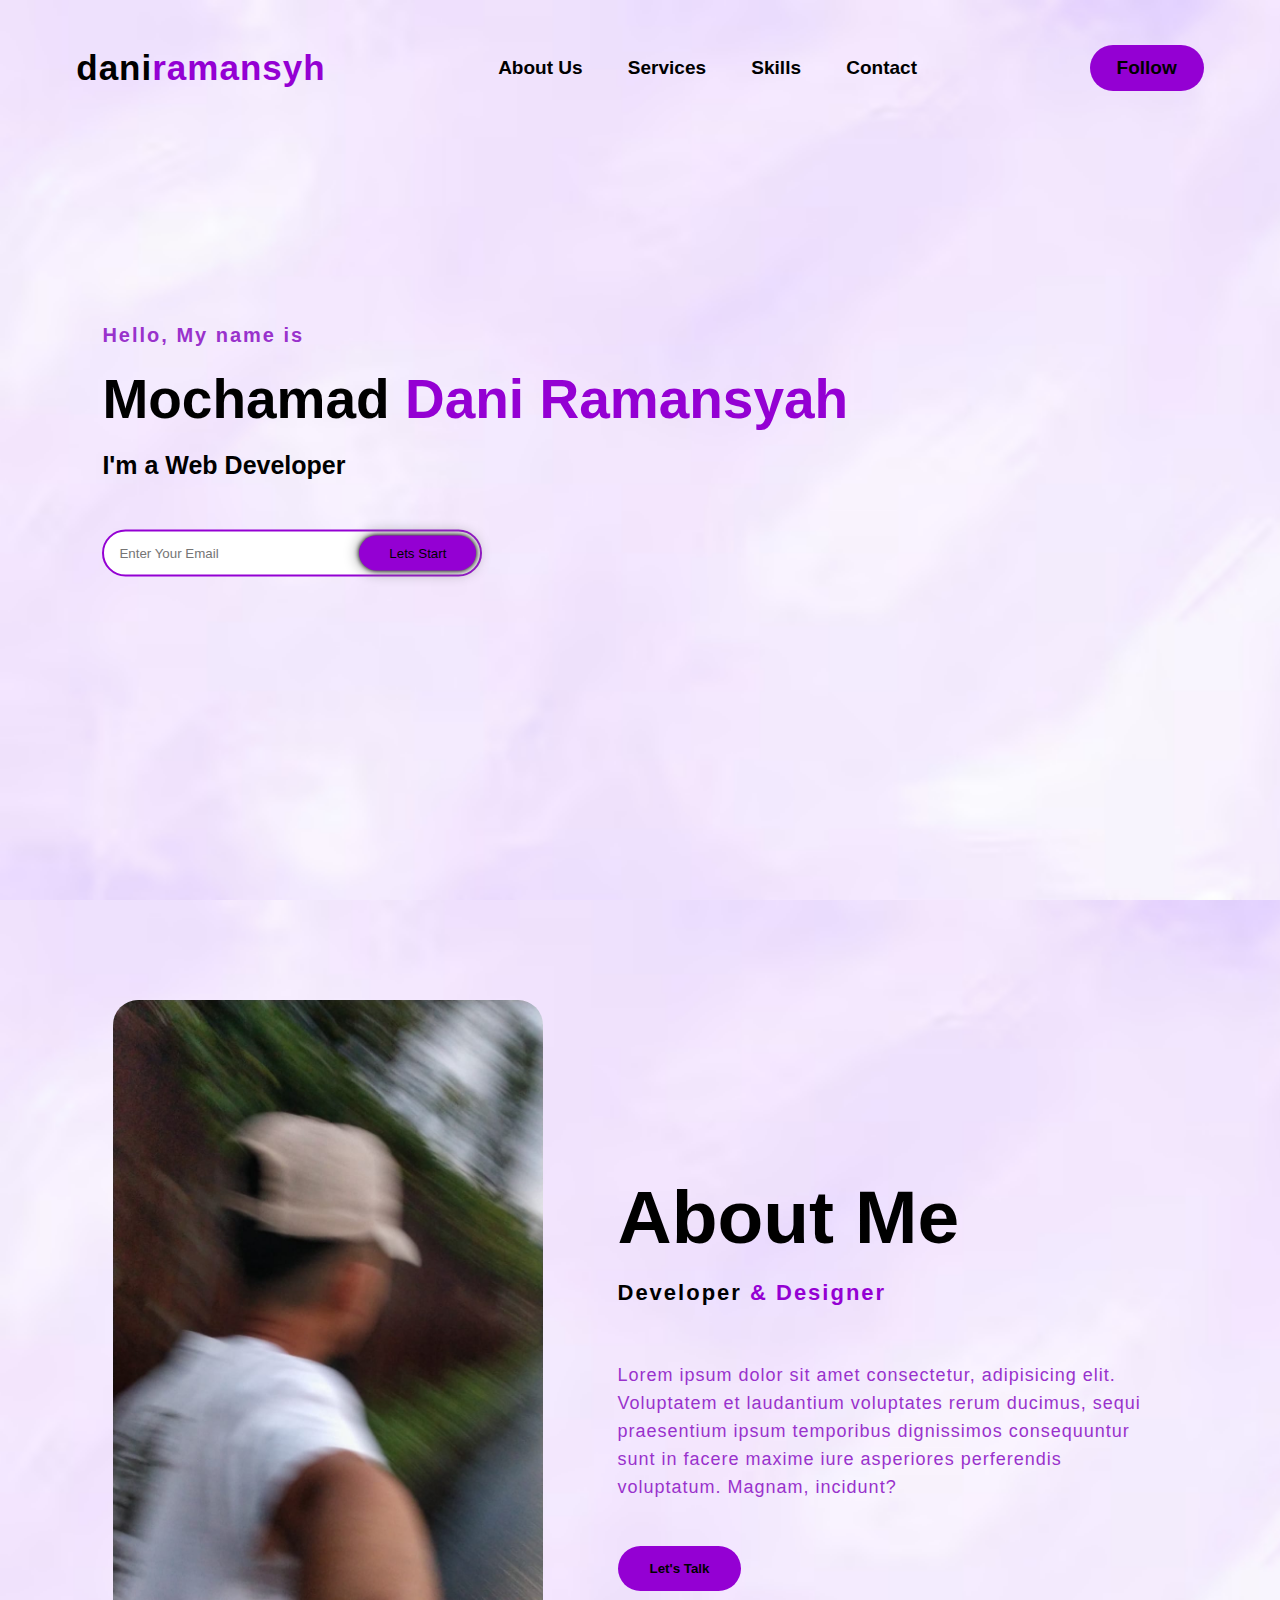
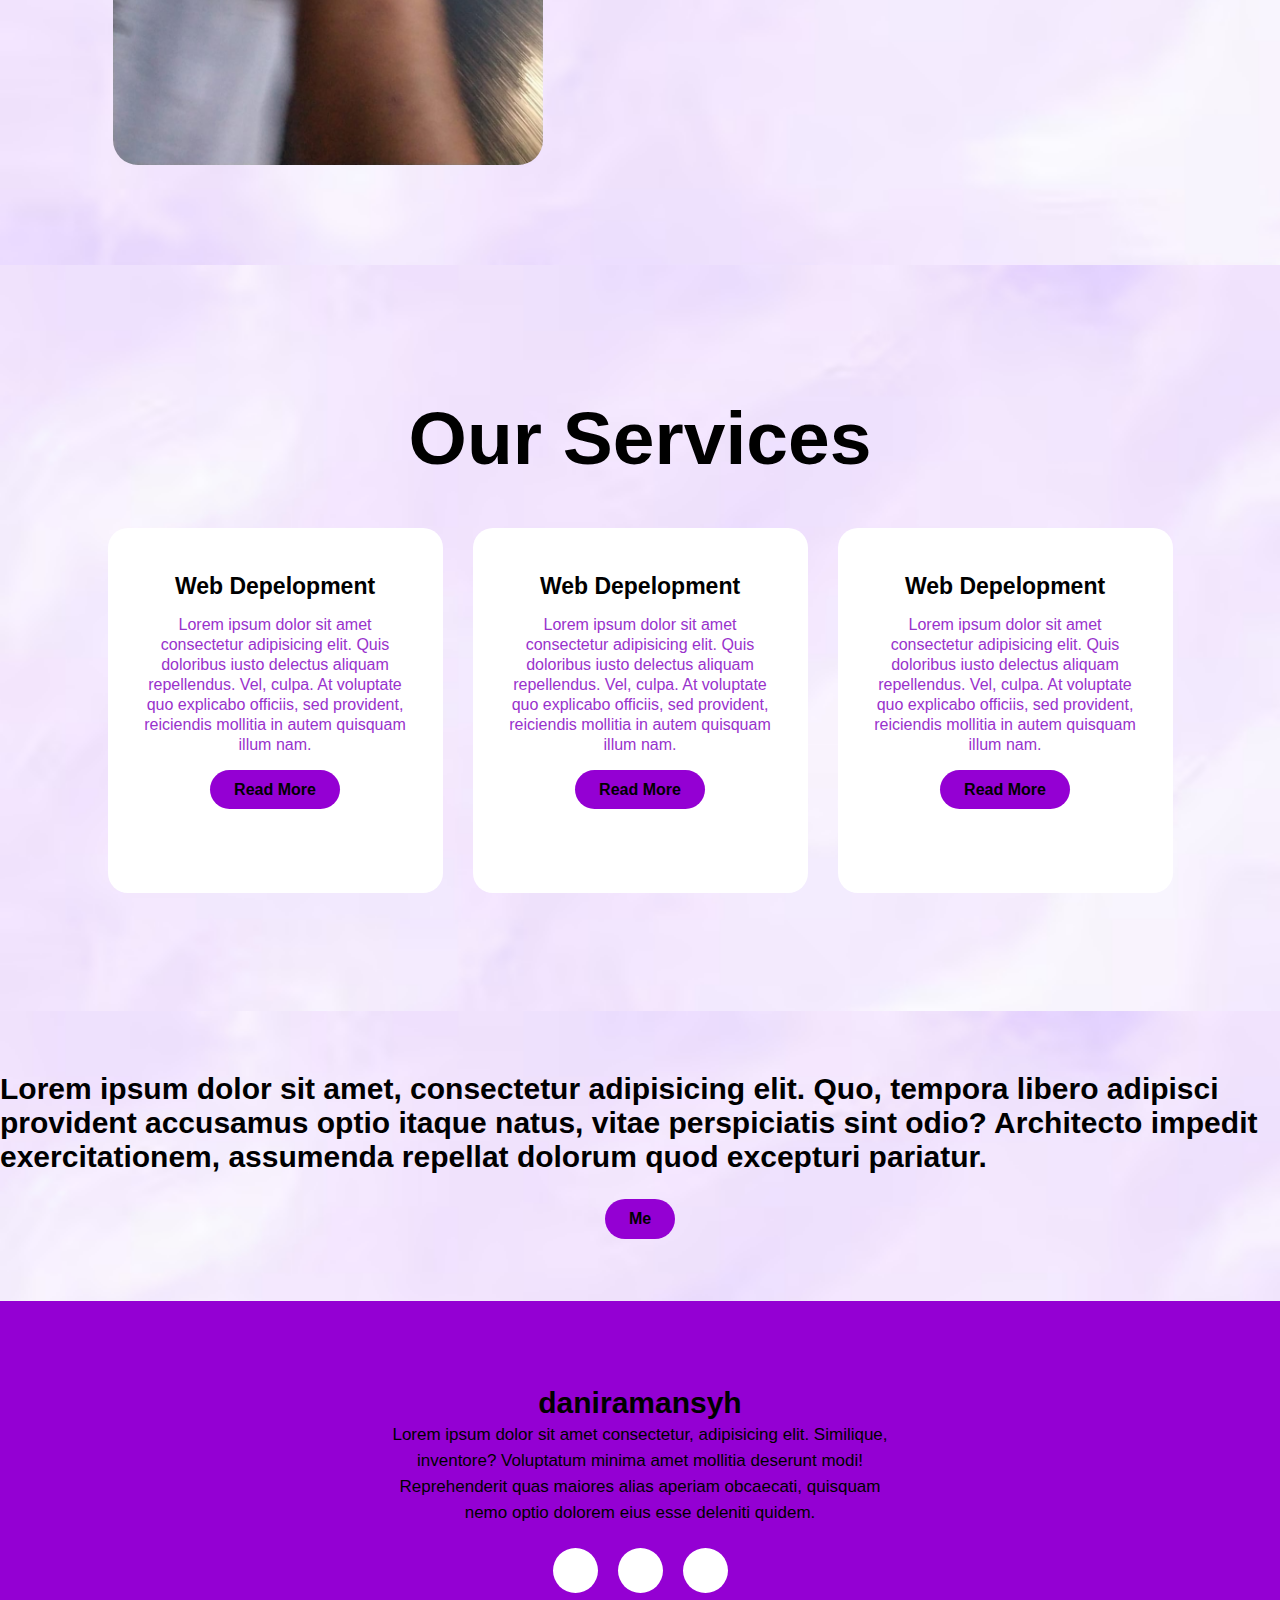
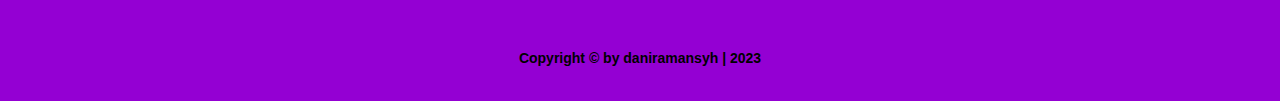
<file: index.html>
<!DOCTYPE html>
<html lang="en">
<head>
    <meta charset="UTF-8">
    <meta name="viewport" content="width=device-width, initial-scale=1.0">
    <title>daniporto</title>
    <link rel="stylesheet" href="style.css">
    <link rel="stylesheet" href="responsive.css">
</head>
<body>
    <!-- hero Section start -->
    <div class="hero">
        <nav>
            <h2 class="logo">dani<span>ramansyh</span></h2>
            <ul>
                <li><a href="#about">About Us</a></li>
                <li><a href="#services">Services</a></li>
                <li><a href="#contact-me">Skills</a></li>
                <li><a href="#contact">Contact</a></li>
            </ul>
            <a href="https://github.com/daniramansyh" class="btn">Follow</a>
        </nav>

        <div class="content">
            <h4>Hello, My name is</h4>
            <h1>Mochamad <span>Dani Ramansyah</span> </h1>
            <h3>I'm a Web Developer</h3>
            <div class="newslatter">
                <form>
                    <input type="email" name="email" placeholder="Enter Your Email">
                    <input type="submit" name="submit" value="Lets Start">
                </form>
            </div>
        </div>
    </div>

    <!-- About section start -->
    <section id="about">
        <div class="main">
            <img src="./img/guakaciw.jpg" alt="fotodani">
            <div class="about-text">
                <h2>About Me</h2>
                <h5>Developer <span>& Designer</span></h5>
                <p>Lorem ipsum dolor sit amet consectetur, adipisicing elit. Voluptatem et laudantium voluptates rerum ducimus, sequi praesentium ipsum temporibus dignissimos consequuntur sunt in facere maxime iure asperiores perferendis voluptatum. Magnam, incidunt?</p>
                <button type="button">Let's Talk</button>
            </div>
        </div>
    </section>

    <!-- services -->
    <div id="services">
        <div class="title">
            <h2>Our Services</h2>
        </div>
        <div class="box">
            <div class="card">
                <i class="fas fa-bars"></i>
                <h5>Web Depelopment</h5>
                <div class="pra">
                    <p>Lorem ipsum dolor sit amet consectetur adipisicing elit. Quis doloribus iusto delectus aliquam repellendus. Vel, culpa. At voluptate quo explicabo officiis, sed provident, reiciendis mollitia in autem quisquam illum nam.</p>

                    <p style="text-align: center;">
                        <a class="button" href="#">Read More</a>
                    </p>
                </div>
            </div>
            <div class="card">
                <i class="fas fa-user"></i>
                <h5>Web Depelopment</h5>
                <div class="pra">
                    <p>Lorem ipsum dolor sit amet consectetur adipisicing elit. Quis doloribus iusto delectus aliquam repellendus. Vel, culpa. At voluptate quo explicabo officiis, sed provident, reiciendis mollitia in autem quisquam illum nam.</p>

                    <p style="text-align: center;">
                        <a class="button" href="#">Read More</a>
                    </p>
                </div>
            </div>
            <div class="card">
                <i class="fas fa-bell"></i>
                <h5>Web Depelopment</h5>
                <div class="pra">
                    <p>Lorem ipsum dolor sit amet consectetur adipisicing elit. Quis doloribus iusto delectus aliquam repellendus. Vel, culpa. At voluptate quo explicabo officiis, sed provident, reiciendis mollitia in autem quisquam illum nam.</p>

                    <p style="text-align: center;">
                        <a class="button" href="#">Read More</a>
                    </p>
                </div>
            </div>
        </div>
    </div>

    <!-- contact me -->
    <div id="contact-me">
        <p>Lorem ipsum dolor sit amet, consectetur adipisicing elit. Quo, tempora libero adipisci provident accusamus optio itaque natus, vitae perspiciatis sint odio? Architecto impedit exercitationem, assumenda repellat dolorum quod excepturi pariatur.</p>
        <a class="button-two" href="#">Me</a>
    </div>
    <!-- footer -->
    <footer id="contact">
        <p>daniramansyh</p>
        <p>Lorem ipsum dolor sit amet consectetur, adipisicing elit. Similique, inventore? Voluptatum minima amet mollitia deserunt modi! Reprehenderit quas maiores alias aperiam obcaecati, quisquam nemo optio dolorem eius esse deleniti quidem.</p>
        <div class="social">
            <a href="#"><i class="fab fa-linkedin"></i></a>
            <a href="https://www.instagram.com/daniramansyh"><i class="fab fa-instagram"></i></a>
            <a href="https://wa.me/6285892293095"><i class="fab fa-whatsapp"></i></a>
        </div>
        <p class="end">Copyright &copy; by daniramansyh | 2023</p>
    </footer>
    <!-- java script -->
    <script src="app.js"></script>
</body>
</html>
</file>
<file: style.css>
*{
    padding: 0;
    margin: 0;
    font-family: Arial, Helvetica, sans-serif;
    box-sizing: border-box;
    scroll-behavior: smooth;
}
.hero{
    height: 100vh;
    width: 100%;
    background-image: url(./img/bghead.png);
    background-size: cover;
    background-position: cover;
}
nav{
    display: flex;
    align-items: center;
    justify-content: space-around;
    padding-top: 45px;
    font-size: 19px;
}
.logo{
    color: black;
    font-size: 35px;
    letter-spacing: 1px;
    cursor: pointer;
}
span{
    color: darkviolet;
}
nav ul li{
    list-style-type: none;
    display: inline;
    margin: 5px 20px;
}
nav ul li a{
    color: black;
    text-decoration: none;
    font-weight: bold;
    transition: all;
    transition-duration: .4s;
    border-bottom: 1px solid #e9c4f900;
    padding-bottom: 5px;
}
nav ul li a:hover{
    border-bottom: 1px solid darkviolet;
}
.btn{
    background-color: darkviolet;
    color: black;
    text-decoration: none;
    border: 2px solid transparent;
    font-weight: bold;
    padding: 10px 25px;
    border-radius: 30px;
    transition: transform .4s;
}
.btn:hover{
    transform: scale(1.2);
}
.content{
    position: absolute;
    top: 50%;
    left: 8%;
    transform: translateY(-50%);
}
h1{
    font-size: 55px;
    margin: 20px 0px 20px;
}
h3{
    font-size: 25px;
    margin-bottom: 50px;
}
h4{
    color: darkorchid;
    letter-spacing: 2px;
    font-size: 20px;
}
.newslatter form{
    width: 380px;
    max-width: 100%;
    position: relative;
}
.newslatter form input:first-child{
    display: inline-block;
    width: 100%;
    padding: 14px 130px 14px 15px;
    border: 2px solid darkviolet;
    outline: none;
    border-radius: 30px;
}
.newslatter form input:last-child{
    position: absolute;
    display: inline-block;
    outline: none;
    border: none;
    padding: 10px 30px;
    border-radius: 30px;
    background-color: darkviolet;
    color: black;
    box-shadow: 0px 0px 5px #000, 0px 0px 15px #858585;
    top: 6px;
    right: 6px;
}
/* about */
#about{
    width: 100%;
    padding: 100px 0px;
    background-image: url(./img/bghead.png);
    background-size: cover;
    background-position: cover;
}
#about img{
    height: auto;
    width: 430px;
    border-radius: 25px;
}
.about-text{
    width: 550px;
}
.main{
    width: 1130px;
    max-width: 95%;
    margin: 0 auto;
    display: flex;
    align-items: center;
    justify-content: space-around;
}
.about-text h2{
    font-size: 75px;
    text-transform: capitalize;
    margin-bottom: 20px;
}
.about-text h5{
    letter-spacing: 2px;
    font-size: 22px;
    margin-bottom: 55px;
    text-transform: capitalize;
}
.about-text p{
    color: darkorchid;
    letter-spacing: 1px;
    font-size: 18px;
    line-height: 28px;
    margin-bottom: 45px;
}
button{
    background-color: darkviolet;
    text-decoration: none;
    border: 2px solid transparent;
    font-weight: bold;
    padding: 13px 30px;
    border-radius: 30px;
    transition: .4s;
}
button:hover{
    background-color: transparent;
    border: 2px solid darkviolet;
    cursor: pointer;
}
#services{
    background-image: url(./img/bghead.png);
    background-repeat: repeat;
    background-size: cover;
    width: 100%;
    padding: 100px 0px;
}
.title h2{
    font-size: 75px;
    margin: 30px auto;
    text-align: center;
}
.box{
    display: flex;
    justify-content: center;
    align-items: center;
    min-height: 400px;
}
.card{
    height: 365px;
    width: 335px;
    padding: 20px 35px;
    background-color: white;
    border-radius: 20px;
    margin: 15px;
    position: relative;
    overflow: hidden;
    text-align: center;
}
.card i{
    font-size: 50px;
    display: block;
    text-align: center;
    margin: 25px 0px;
    color: darkviolet;
}
h5{
    font-size: 23px;
    margin-bottom: 15px;
}
.pra p{
    color: darkorchid;
    font-size: 16px;
    line-height: 20px;
    margin-bottom: 25px;
}
.card .button{
    background-color: darkviolet;
    color: #000;
    text-decoration: none;
    border: 2px solid transparent;
    font-weight: bold;
    padding: 9px 22px;
    border-radius: 30px;
    transition: .4s;
}
.card .button:hover{
    background-color: transparent;
    border: 2px solid darkviolet;
    cursor: pointer;
}
#contact-me{
    width: 100%;
    height: 290px;
    background-image: url(./img/bghead.png);
    background-repeat: no-repeat;
    background-size: cover;
    display: flex;
    align-items: center;
    flex-direction: column;
    justify-content: center;
}
#contact-me p{
    font-size: 30px;
    font-weight: bold;
    margin-bottom: 25px;
}
#contact-me .button-two{
    color: #000;
    background-color: darkviolet;
    text-decoration: none;
    border: 2px solid transparent;
    font-weight: bold;
    padding: 9px 22px;
    border-radius: 30px;
    transition: .4s;
}
#contact-me .button-two:hover{
    background-color: transparent;
    border: 2px solid darkviolet;
    cursor: pointer;
}
footer{
    position: relative;
    width: 100%;
    height: 400px;
    background-color: darkviolet;
    display: flex;
    flex-direction: column;
    align-items: center;
    justify-content: center;
}
footer p:nth-child(1){
    font-size: 30px;
    margin-bottom: 2px;
    font-weight: bold;
}
footer p:nth-child(2){
    font-size: 17px;
    width: 500px;
    text-align: center;
    line-height: 26px;
}
.social{
    display: flex;
}
.social a{
    width: 45px;
    height: 45px;
    display: flex;
    align-items: center;
    justify-content: center;
    background: white;
    border-radius: 50%;
    margin: 22px 10px;
    color: black;
    text-decoration: none;
    font-size: 20px;
    transition: .3s;
}
.social a:hover{
    transform: scale(1.3);
}
.end{
    position: absolute;
    bottom: 35px;
    font-size: 14px;
    font-weight: bold;
}
</file>
<file: responsive.css>
@media only screen and (max-width: 1085px) {
    .about-text{
        margin-left: 30px;
    }
    .card i{
        font-size: 40px;
        margin: 10px 0px;
    }
    h5{
        font-size: 20px;
        margin-bottom: 10px;
    }
    .pra p{
        font-size: 14px;
        line-height: 20px;
        margin-bottom: 20px;
    }
}
@media only screen and (max-width: 825px) {
    .hero{
        width: 100%;
    }
    nav{
        display: flex;
        flex-direction: column;
        padding: 20px;
        padding-top: 50px;
        border-bottom: 5px solid darkviolet;
    }
    nav ul{
        display: flex;
        margin: 15px 0px;
    }
    .btn{
        display: none;
    }
    .content{
        position: absolute;
        top: 60%;
        right: 8%;
    }
    #about img{
        height: auto;
        width: 210px;
        border-radius: 25px;
    }
    .about-text{
        margin-left: 25px;
    }
    .about-text h2{
        font-size: 45px;
        text-transform: capitalize;
        margin-bottom: 15px;
    }
    .about-text p{
        margin-bottom: 30px;
    }
    .title h2{
        font-size: 45px;
        margin: 30px auto;
        text-align: center;
    }
    .card i{
        font-size: 25px;
        margin: 10px 0px;
    }
    h5{
        font-size: 17px;
        margin-bottom: 10px;
    }
    .pra p{
        font-size: 14px;
        line-height: 20px;
        margin-bottom: 20px;
    }
}

@media only screen and (max-width: 745px) {
    .pra p{
        font-size: 14px;
        line-height: 18px;
        margin-bottom: 15px;
    }
    .main{
        display: flex;
        flex-wrap: wrap;
    }
    .box{
        display: flex;
        flex-wrap: wrap;
    }
    .card{
        height: auto;
    }
}
@media only screen and (max-width: 435px) {
    nav ul li{
        width: auto;
        font-size: 11.5px;
        padding: 0;
    }
    .btn{
        display: none;
    }
    #about img{
        height: auto;
        width: 210px;
        border-radius: 25px;
    }
    footer p:nth-child(2){
        font-size: 17px;
        width: 360px;
        text-align: center;
        line-height: 26px;
    }
    .end{
        text-align: center;
    }
}
</file>
